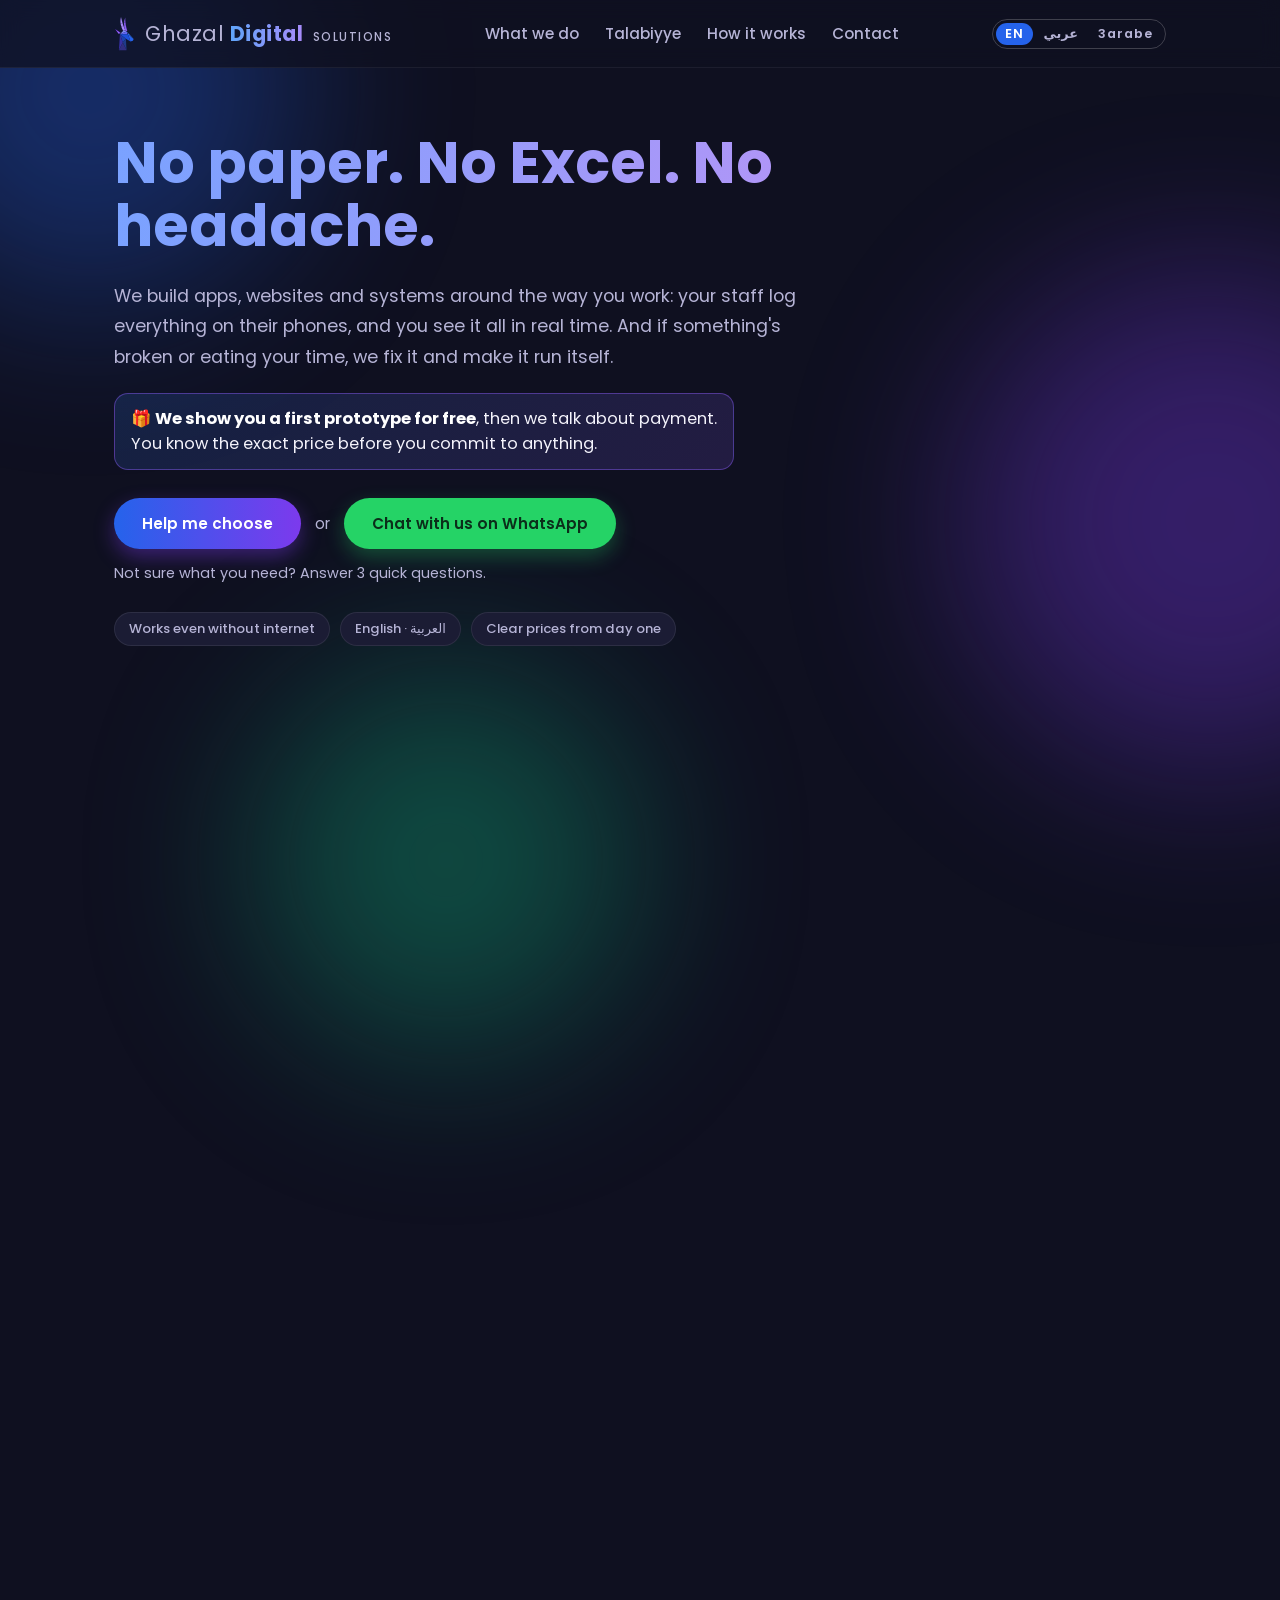
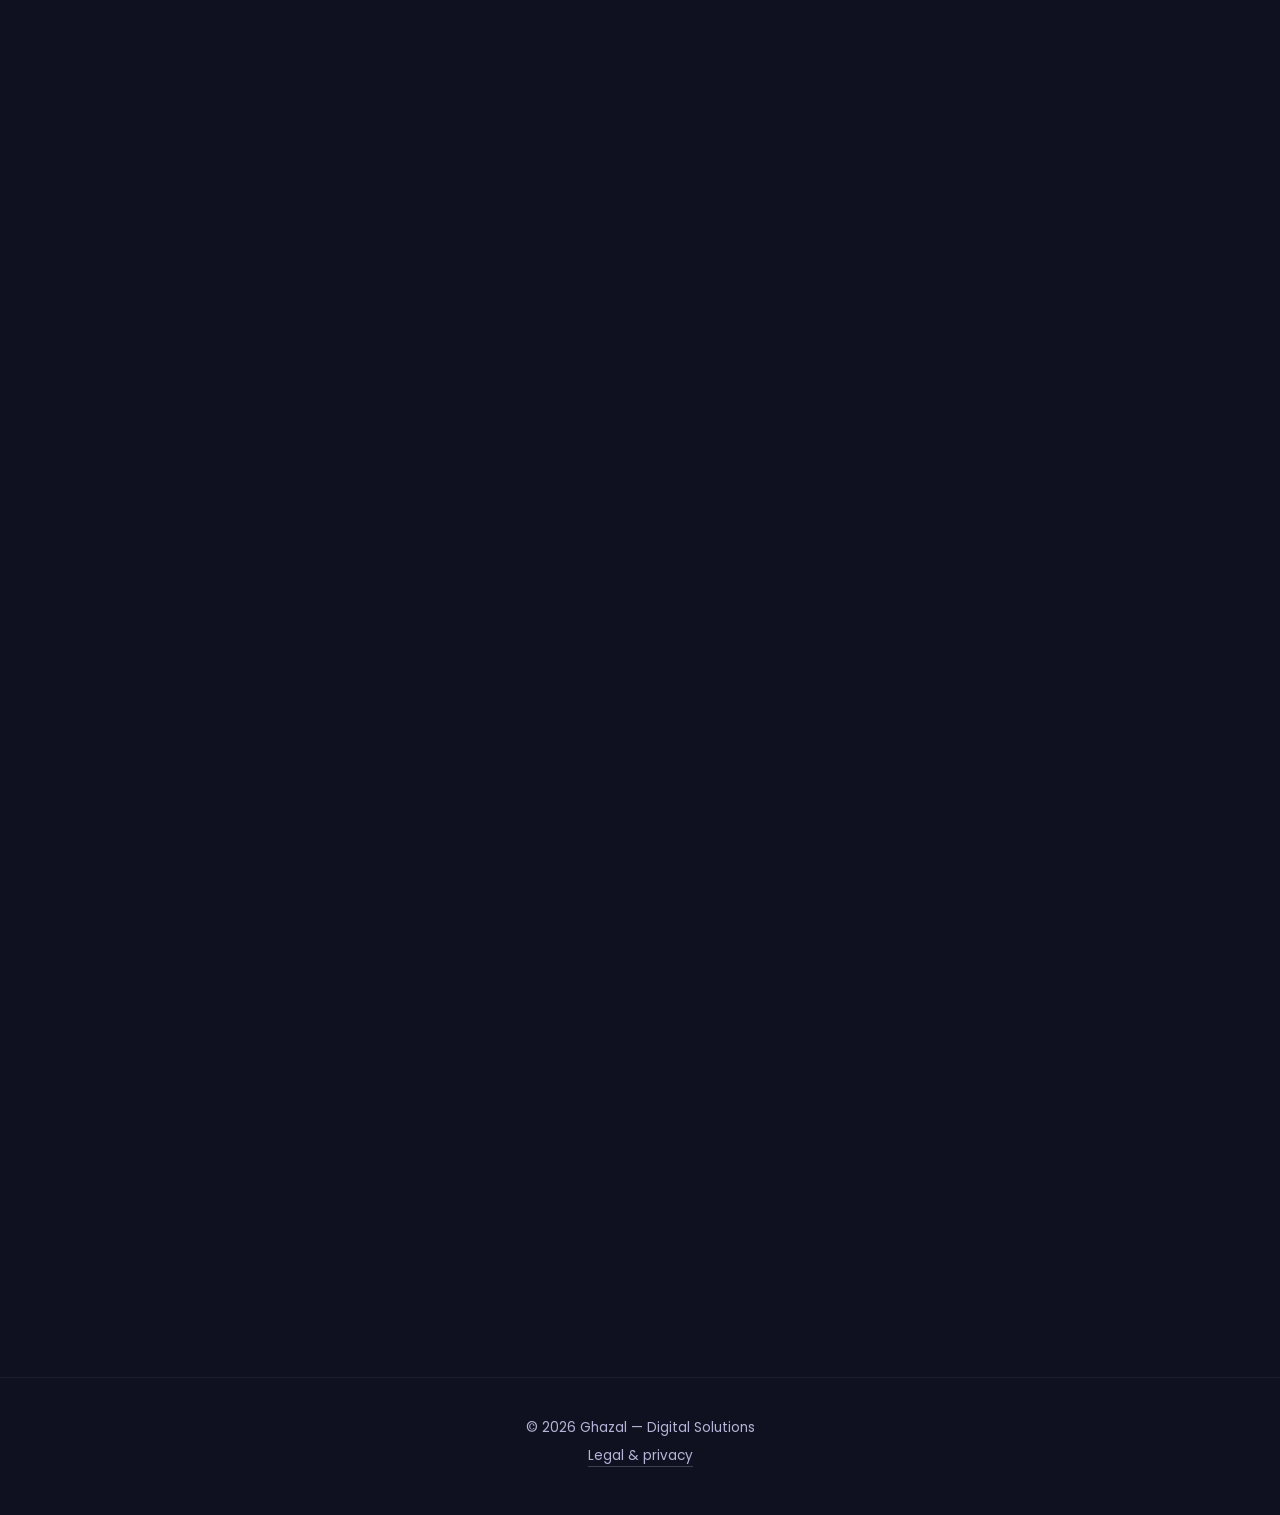
<file: index.html>
<!DOCTYPE html>
<!-- Opens in English; script.js switches lang (and dir="rtl" for Arabic)
     when the visitor picks Arabic (ar) or Arabizi (ar-Latn). -->
<html lang="en" dir="ltr">
<head>
<meta charset="UTF-8">
<meta name="viewport" content="width=device-width, initial-scale=1.0">

<title>Ghazal — Digital Solutions | Apps, websites &amp; systems for your business</title>
<meta name="description" content="No paper, no Excel, no headache. Apps, websites and systems built around how your business works — and if something is broken or eating your time, we fix it and automate it.">
<link rel="canonical" href="https://ghazaldigital.com/">
<meta name="theme-color" content="#0f1020">

<!-- Link previews on WhatsApp, LinkedIn, Instagram and X -->
<meta property="og:type" content="website">
<meta property="og:site_name" content="Ghazal — Digital Solutions">
<meta property="og:url" content="https://ghazaldigital.com/">
<meta property="og:title" content="Ghazal — Digital Solutions">
<meta property="og:description" content="No paper, no Excel, no headache. Apps, websites &amp; systems for your business in Lebanon.">
<meta property="og:image" content="https://ghazaldigital.com/assets/og-image.png">
<meta property="og:image:width" content="1200">
<meta property="og:image:height" content="630">
<meta property="og:image:alt" content="Ghazal — Digital Solutions">
<meta name="twitter:card" content="summary_large_image">

<link rel="icon" href="assets/favicon.svg" type="image/svg+xml">
<link rel="icon" href="assets/favicon-32.png" sizes="32x32">
<link rel="apple-touch-icon" href="assets/apple-touch-icon.png">

<!--
  Content Security Policy, delivered as a meta tag because GitHub Pages does
  not allow custom response headers. Everything is served from this origin;
  the only outbound connection is the enquiry forms' relay.
-->
<meta http-equiv="Content-Security-Policy" content="
  default-src 'self';
  base-uri 'none';
  object-src 'none';
  script-src 'self';
  style-src 'self';
  font-src 'self';
  img-src 'self' data:;
  connect-src 'self' https://formsubmit.co;
  form-action 'self' https://formsubmit.co;
  upgrade-insecure-requests;
">

<script type="application/ld+json">
{
  "@context": "https://schema.org",
  "@type": "ProfessionalService",
  "name": "Ghazal — Digital Solutions",
  "url": "https://ghazaldigital.com/",
  "description": "Apps, websites and systems for shops and small businesses, plus fixing, upgrading and automating existing tools.",
  "areaServed": "LB",
  "knowsLanguage": ["ar", "en"]
}
</script>

<link rel="stylesheet" href="assets/fonts/poppins.css">
<!-- The ?v= token is a cache buster: GitHub Pages serves files with a 10-minute
     cache, so bump it on every page whenever a shared file changes. -->
<link rel="stylesheet" href="style.css?v=20261125b">
</head>
<body>

<div class="blob blob-1"></div>
<div class="blob blob-2"></div>
<div class="blob blob-3"></div>

<header class="navbar">
  <div class="nav-inner">
    <a href="#top" class="logo"><img class="logo-mark" src="assets/logo-mark.svg" alt="" width="21" height="35"><span class="logo-text"><span class="logo-ghazal">Ghazal</span> <span class="logo-digital">Digital</span> <small>Solutions</small></span></a>
    <nav class="nav-links" id="navLinks"></nav>
    <div class="nav-actions">
      <button type="button" class="lang-toggle" id="langToggle"><span class="lang-option is-active">EN</span><span class="lang-option">عربي</span><span class="lang-option">3arabe</span></button>
      <button class="nav-toggle" id="navToggle" aria-label="Menu">☰</button>
    </div>
  </div>
</header>

<main>

  <section id="top" class="hero">
    <div class="hero-content">
      <h1 id="heroTitle"></h1>
      <p class="hero-text" id="heroText"></p>
      <p class="hero-offer" id="heroOffer"></p>
      <div class="hero-actions">
        <button type="button" class="btn btn-primary" id="heroWizardBtn" data-wizard></button>
        <span class="hero-or" id="heroCallPrefix"></span>
        <a class="btn" id="heroCallBtn" href="#contact"></a>
      </div>
      <p class="hero-hint" id="heroWizardHint"></p>
      <ul class="hero-facts" id="heroFacts"></ul>
    </div>
  </section>

  <section id="services" class="section">
    <div class="section-head">
      <span class="tag" id="servicesTag"></span>
      <h2 id="servicesHeading"></h2>
    </div>
    <div class="paths-grid" id="servicesGrid"></div>
  </section>


  <section id="talabiyye" class="section">
    <div class="product-wrap">
      <div class="product-body">
        <span class="tag" id="productTag"></span>
        <h2 id="productHeading"></h2>
        <p class="about-text" id="productText"></p>
        <ul class="product-points" id="productPoints"></ul>
      </div>
      <a class="btn btn-product" id="productBtn"></a>
    </div>
  </section>

  <section id="process" class="section">
    <div class="section-head">
      <span class="tag" id="processTag"></span>
      <h2 id="processHeading"></h2>
    </div>
    <ol class="steps" id="processSteps"></ol>
  </section>

  <section id="why" class="section">
    <div class="section-head">
      <span class="tag" id="whyTag"></span>
      <h2 id="whyHeading"></h2>
    </div>
    <div class="why-grid" id="whyGrid"></div>
  </section>

  <section id="about" class="section">
    <div class="about-wrap">
      <div class="about-body">
        <span class="tag" id="aboutTag"></span>
        <h2 id="aboutHeading"></h2>
        <p class="about-text" id="aboutText"></p>
      </div>
    </div>
  </section>

  <section id="contact" class="section contact-section">
    <div class="section-head">
      <span class="tag" id="contactTag"></span>
      <h2 id="contactHeading"></h2>
      <p class="section-intro" id="contactText"></p>
    </div>
    <div class="contact-wrap">
      <div class="contact-forms">
        <div class="guide-banner">
          <p id="guideBannerText"></p>
          <button type="button" class="btn btn-outline" id="guideBannerBtn" data-wizard></button>
        </div>
        <div class="form-tabs" id="formTabs" role="tablist"></div>
        <div id="formsWrap"></div>
      </div>
      <aside class="contact-info">
        <p class="contact-quick-title" id="contactQuickTitle"></p>
        <p class="contact-quick-text" id="contactQuickText"></p>
        <a class="btn call-btn" id="contactCallBtn" href="#contact"></a>
      </aside>
    </div>
  </section>

</main>

<!-- Guided picker; its contents are rendered by wizard.js -->
<dialog class="wizard" id="wizard" aria-labelledby="wizardTitle">
  <div class="wizard-inner" id="wizardInner"></div>
</dialog>

<footer class="footer">
  <p id="footerCopy"></p>
  <p class="footer-links">
    <a href="legal.html" id="footerLegal"></a>
  </p>
</footer>

<script src="content.js?v=20261125b"></script>
<script src="script.js?v=20261125b"></script>
<script src="wizard.js?v=20261125b"></script>
</body>
</html>
</file>
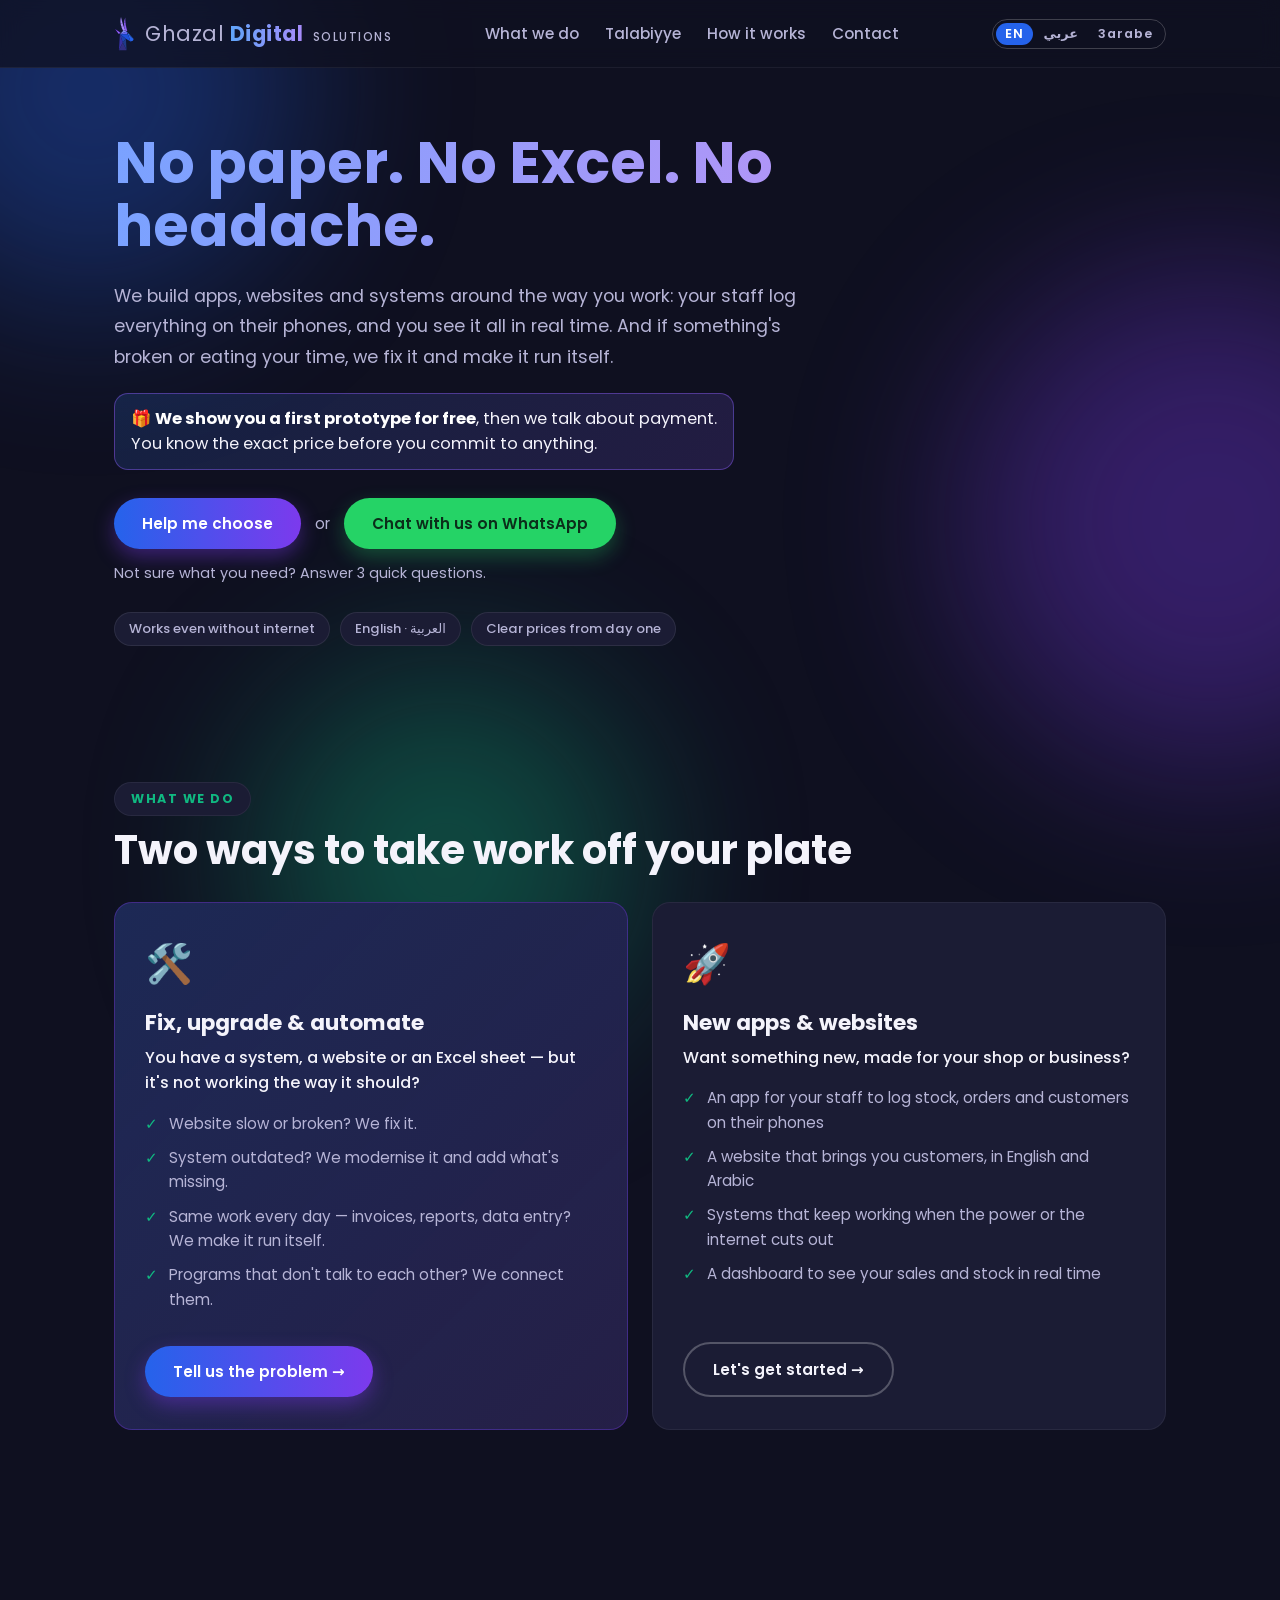
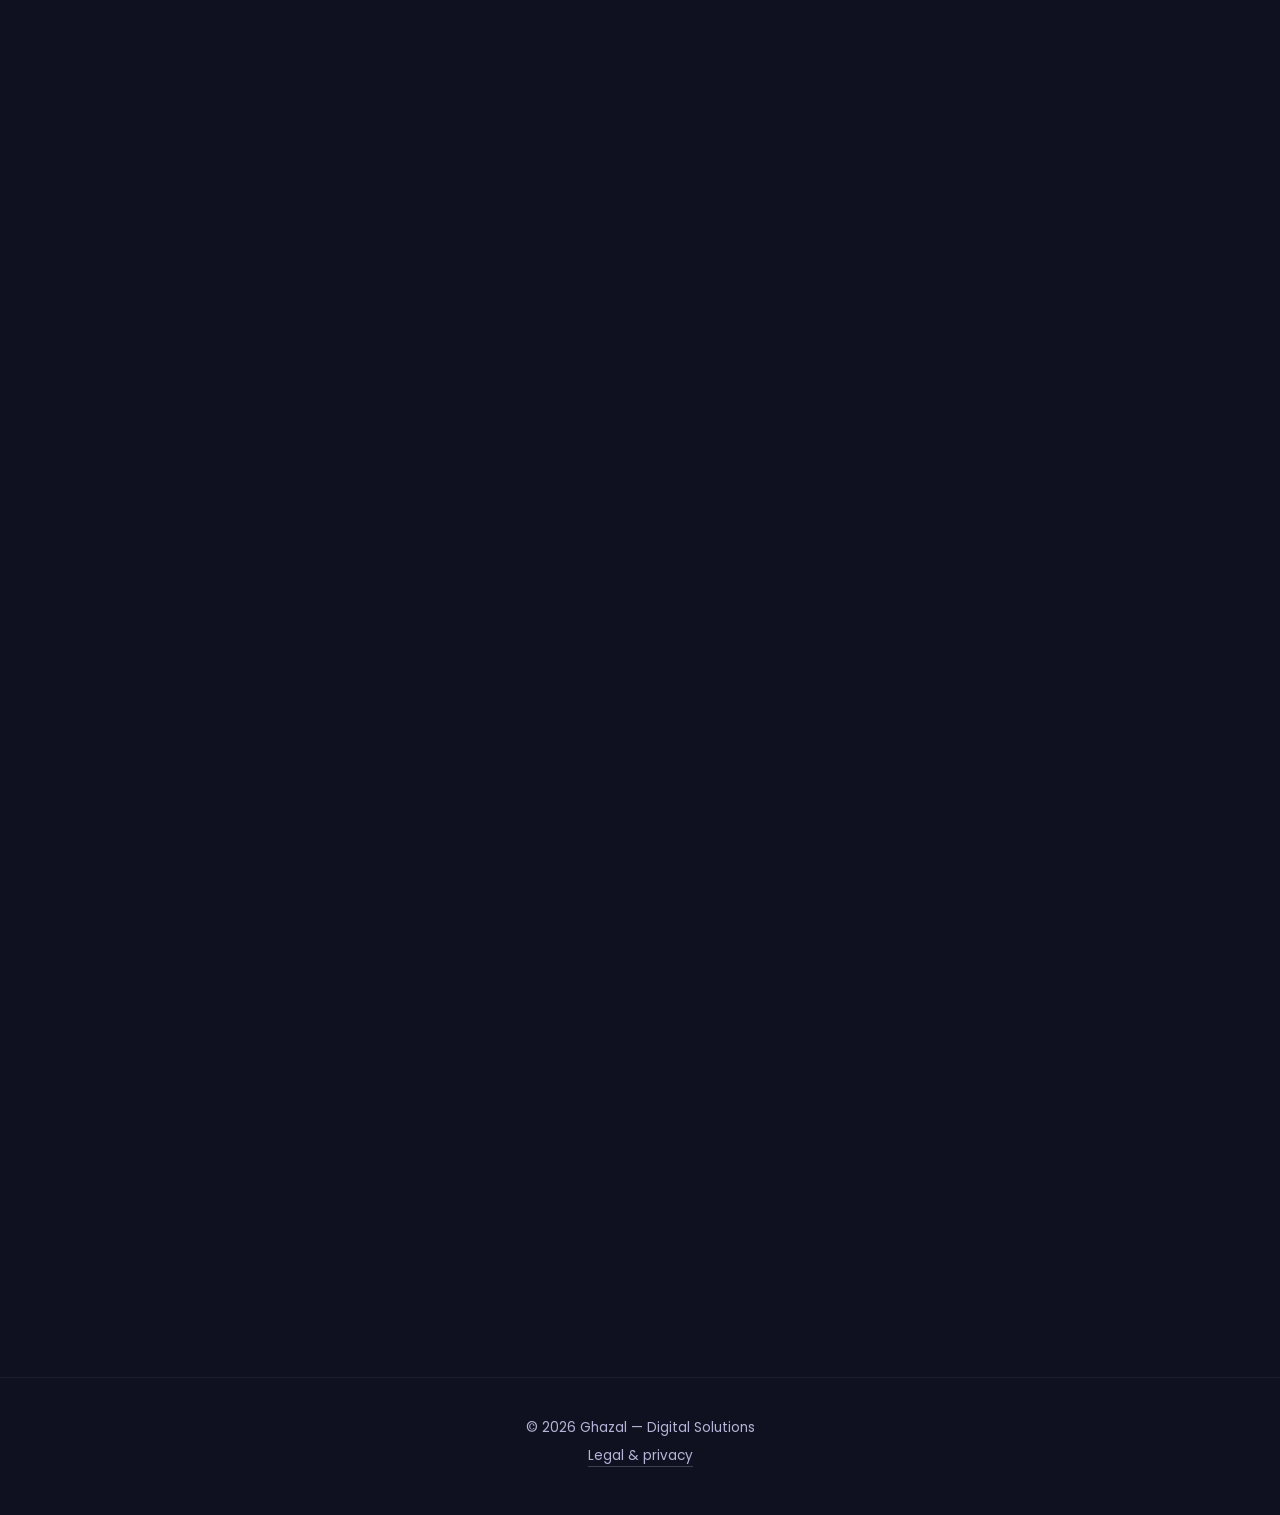
<file: lb/index.html>
<!DOCTYPE html>
<!--
  This used to be a separate Lebanese homepage; that's now the main page.
  This stub forwards old /lb/ links there, keeping any #fix / #build so the
  right form still opens. The meta refresh is the no-JavaScript fallback.
-->
<html lang="en">
<head>
<meta charset="UTF-8">
<meta name="robots" content="noindex">
<link rel="canonical" href="https://ghazaldigital.com/">
<meta http-equiv="refresh" content="0; url=../">
<title>Ghazal — Digital Solutions</title>
<script>location.replace("../" + location.hash);</script>
</head>
<body>
<p><a href="../">ghazaldigital.com</a></p>
</body>
</html>
</file>
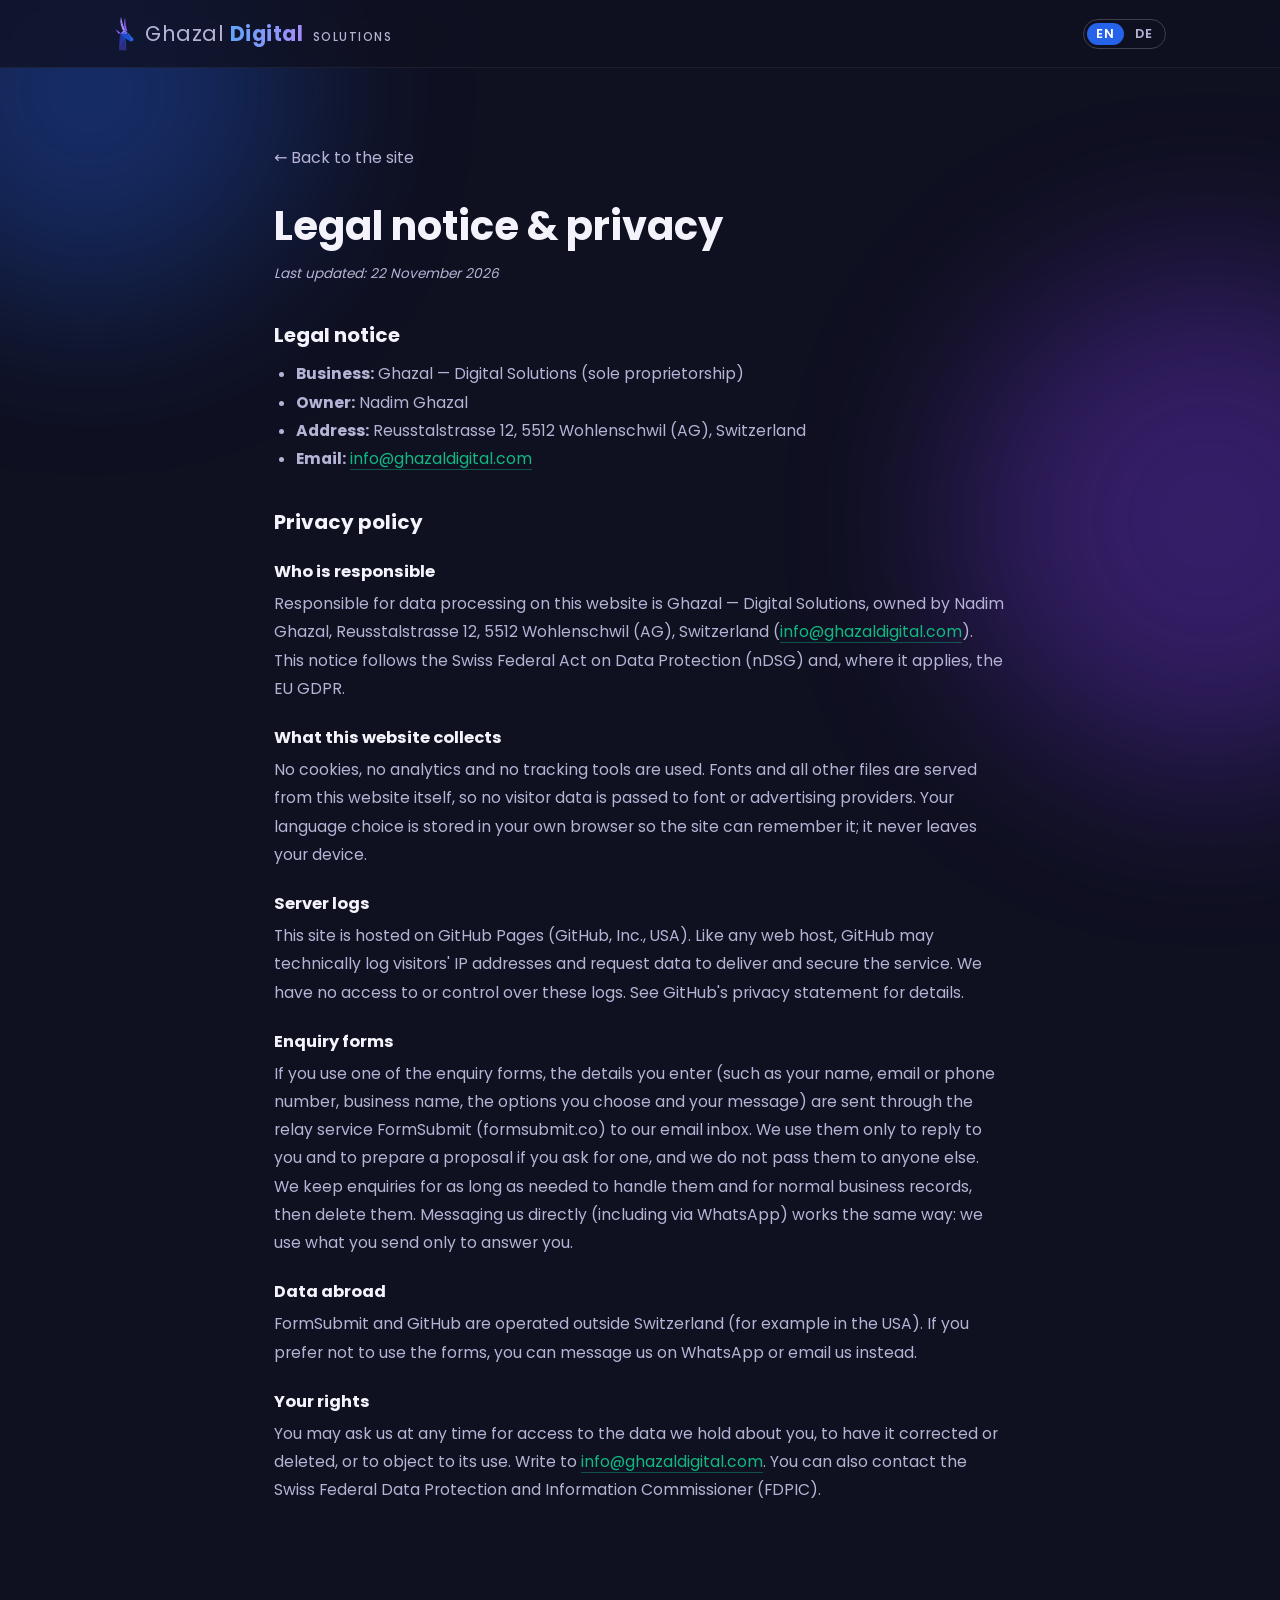
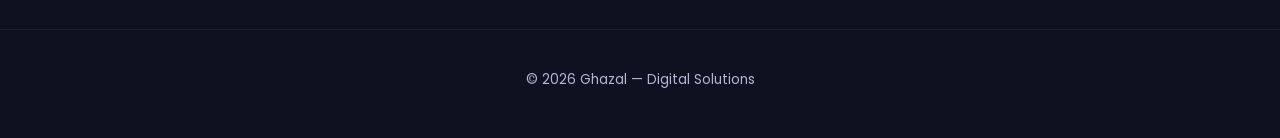
<file: legal.html>
<!DOCTYPE html>
<html lang="en">
<head>
<meta charset="UTF-8">
<meta name="viewport" content="width=device-width, initial-scale=1.0">
<title>Legal notice & privacy — Ghazal Digital Solutions</title>
<meta name="description" content="Legal notice and privacy policy of Ghazal — Digital Solutions.">
<meta name="robots" content="noindex">
<meta name="theme-color" content="#0f1020">
<link rel="icon" href="assets/favicon.svg" type="image/svg+xml">

<meta http-equiv="Content-Security-Policy" content="
  default-src 'self';
  base-uri 'none';
  object-src 'none';
  script-src 'self';
  style-src 'self';
  font-src 'self';
  img-src 'self' data:;
  connect-src 'self';
  form-action 'none';
  upgrade-insecure-requests;
">

<link rel="stylesheet" href="assets/fonts/poppins.css">
<link rel="stylesheet" href="style.css?v=20261125b">
</head>
<body>

<div class="blob blob-1"></div>
<div class="blob blob-2"></div>

<header class="navbar">
  <div class="nav-inner">
    <a href="./" class="logo"><img class="logo-mark" src="assets/logo-mark.svg" alt="" width="21" height="35"><span class="logo-text"><span class="logo-ghazal">Ghazal</span> <span class="logo-digital">Digital</span> <small>Solutions</small></span></a>
    <div class="nav-actions">
      <button type="button" class="lang-toggle" id="langToggle"><span class="lang-option is-active">EN</span><span class="lang-option">DE</span></button>
    </div>
  </div>
</header>

<main class="legal" id="legalRoot"></main>

<footer class="footer">
  <p id="footerCopy"></p>
</footer>

<script src="content.js?v=20261125b"></script>
<script src="legal.js?v=20261125b"></script>
</body>
</html>
</file>
<file: assets/fonts/poppins.css>
/*
  Poppins, self-hosted.

  Loading this from fonts.googleapis.com would send every visitor's IP address
  to Google, which is a GDPR / revised-FADP problem for a Swiss-facing site.
  These files are served from our own origin instead. Poppins is SIL Open Font
  License 1.1, which permits redistribution.

  Regenerate with scripts/fonts.mjs if the weights ever change.
*/

@font-face {
  font-family: 'Poppins';
  font-style: normal;
  font-weight: 400;
  font-display: swap;
  src: url('poppins-400-latin-ext.woff2') format('woff2');
  unicode-range: U+0100-02BA, U+02BD-02C5, U+02C7-02CC, U+02CE-02D7, U+02DD-02FF, U+0304, U+0308, U+0329, U+1D00-1DBF, U+1E00-1E9F, U+1EF2-1EFF, U+2020, U+20A0-20AB, U+20AD-20C0, U+2113, U+2C60-2C7F, U+A720-A7FF;
}

@font-face {
  font-family: 'Poppins';
  font-style: normal;
  font-weight: 400;
  font-display: swap;
  src: url('poppins-400-latin.woff2') format('woff2');
  unicode-range: U+0000-00FF, U+0131, U+0152-0153, U+02BB-02BC, U+02C6, U+02DA, U+02DC, U+0304, U+0308, U+0329, U+2000-206F, U+20AC, U+2122, U+2191, U+2193, U+2212, U+2215, U+FEFF, U+FFFD;
}

@font-face {
  font-family: 'Poppins';
  font-style: normal;
  font-weight: 500;
  font-display: swap;
  src: url('poppins-500-latin-ext.woff2') format('woff2');
  unicode-range: U+0100-02BA, U+02BD-02C5, U+02C7-02CC, U+02CE-02D7, U+02DD-02FF, U+0304, U+0308, U+0329, U+1D00-1DBF, U+1E00-1E9F, U+1EF2-1EFF, U+2020, U+20A0-20AB, U+20AD-20C0, U+2113, U+2C60-2C7F, U+A720-A7FF;
}

@font-face {
  font-family: 'Poppins';
  font-style: normal;
  font-weight: 500;
  font-display: swap;
  src: url('poppins-500-latin.woff2') format('woff2');
  unicode-range: U+0000-00FF, U+0131, U+0152-0153, U+02BB-02BC, U+02C6, U+02DA, U+02DC, U+0304, U+0308, U+0329, U+2000-206F, U+20AC, U+2122, U+2191, U+2193, U+2212, U+2215, U+FEFF, U+FFFD;
}

@font-face {
  font-family: 'Poppins';
  font-style: normal;
  font-weight: 600;
  font-display: swap;
  src: url('poppins-600-latin-ext.woff2') format('woff2');
  unicode-range: U+0100-02BA, U+02BD-02C5, U+02C7-02CC, U+02CE-02D7, U+02DD-02FF, U+0304, U+0308, U+0329, U+1D00-1DBF, U+1E00-1E9F, U+1EF2-1EFF, U+2020, U+20A0-20AB, U+20AD-20C0, U+2113, U+2C60-2C7F, U+A720-A7FF;
}

@font-face {
  font-family: 'Poppins';
  font-style: normal;
  font-weight: 600;
  font-display: swap;
  src: url('poppins-600-latin.woff2') format('woff2');
  unicode-range: U+0000-00FF, U+0131, U+0152-0153, U+02BB-02BC, U+02C6, U+02DA, U+02DC, U+0304, U+0308, U+0329, U+2000-206F, U+20AC, U+2122, U+2191, U+2193, U+2212, U+2215, U+FEFF, U+FFFD;
}

@font-face {
  font-family: 'Poppins';
  font-style: normal;
  font-weight: 700;
  font-display: swap;
  src: url('poppins-700-latin-ext.woff2') format('woff2');
  unicode-range: U+0100-02BA, U+02BD-02C5, U+02C7-02CC, U+02CE-02D7, U+02DD-02FF, U+0304, U+0308, U+0329, U+1D00-1DBF, U+1E00-1E9F, U+1EF2-1EFF, U+2020, U+20A0-20AB, U+20AD-20C0, U+2113, U+2C60-2C7F, U+A720-A7FF;
}

@font-face {
  font-family: 'Poppins';
  font-style: normal;
  font-weight: 700;
  font-display: swap;
  src: url('poppins-700-latin.woff2') format('woff2');
  unicode-range: U+0000-00FF, U+0131, U+0152-0153, U+02BB-02BC, U+02C6, U+02DA, U+02DC, U+0304, U+0308, U+0329, U+2000-206F, U+20AC, U+2122, U+2191, U+2193, U+2212, U+2215, U+FEFF, U+FFFD;
}
</file>
<file: style.css>
/*
  Theme colours — change these to re-skin the whole site. Same palette as the
  developer portfolio, so the two read as one family.
*/
:root {
  --bg: #0f1020;
  --bg-soft: #16172c;
  --card: #1b1c34;
  --text: #f4f3fb;
  --text-dim: #b6b4d6;
  --primary: #2563eb;
  --secondary: #7c3aed;
  --accent: #f59e0b;
  --accent-2: #10b981;
  --radius: 18px;
  --max-width: 1100px;
  --shadow: 0 10px 30px rgba(0,0,0,0.35);
  --section-y: clamp(44px, 6vw, 68px);
  --section-x: 24px;
  --head-gap: clamp(18px, 2.2vw, 28px);
  --grid-gap: 24px;
}

* { box-sizing: border-box; }
html { scroll-behavior: smooth; }

body {
  margin: 0;
  font-family: 'Poppins', 'Segoe UI', system-ui, sans-serif;
  background: var(--bg);
  color: var(--text);
  overflow-x: hidden;
  position: relative;
}

/* Soft blurred colour shapes fixed behind the content — purely decorative */
.blob {
  position: fixed;
  border-radius: 50%;
  filter: blur(90px);
  opacity: 0.35;
  z-index: 0;
  pointer-events: none;
}
.blob-1 { width: 420px; height: 420px; background: var(--primary); top: -120px; left: -120px; }
.blob-2 { width: 500px; height: 500px; background: var(--secondary); top: 30%; right: -180px; }
.blob-3 { width: 380px; height: 380px; background: var(--accent-2); bottom: -150px; left: 20%; }

/* The hidden attribute is just display:none at the lowest priority, so any
   display rule (like .enquiry-form's flex) silently overrides it. This keeps
   hidden actually hidden — it's what the form tabs rely on. */
[hidden] { display: none !important; }

a { color: inherit; text-decoration: none; }
ul, ol { list-style: none; margin: 0; padding: 0; }
h1, h2, h3, p { margin-top: 0; }

/* Visually hidden but still read by screen readers — used for form labels */
.sr-only {
  position: absolute;
  width: 1px; height: 1px;
  padding: 0; margin: -1px;
  overflow: hidden;
  clip: rect(0,0,0,0);
  white-space: nowrap;
  border: 0;
}

/* Keyboard focus — visible on every interactive element */
a:focus-visible, button:focus-visible, input:focus-visible, textarea:focus-visible {
  outline: 2px solid var(--accent);
  outline-offset: 3px;
}

/* Navbar */
.navbar {
  position: sticky;
  top: 0;
  z-index: 100;
  backdrop-filter: blur(10px);
  background: rgba(15, 16, 32, 0.75);
  border-bottom: 1px solid rgba(255,255,255,0.06);
}
.nav-inner {
  max-width: var(--max-width);
  margin: 0 auto;
  padding: 16px 24px;
  display: flex;
  align-items: center;
  justify-content: space-between;
  gap: 16px;
}
/* Gazelle mark + name. The mark is 3:5, so its height sets the logo's size. */
.logo { display: inline-flex; align-items: center; gap: 10px; font-weight: 600; font-size: 1.3rem; letter-spacing: 0.5px; white-space: nowrap; }
.logo-mark { height: 35px; width: auto; display: block; }
/* "Ghazal" quiet, "Digital" bold in the brand gradient */
.logo-ghazal { font-weight: 400; color: var(--text-dim); }
.logo-digital {
  font-weight: 700;
  background: linear-gradient(90deg, #60a5fa, #a78bfa);
  -webkit-background-clip: text;
  background-clip: text;
  color: transparent;
}
.logo small {
  font-size: 0.72rem;
  font-weight: 500;
  letter-spacing: 1.5px;
  text-transform: uppercase;
  color: var(--text-dim);
  margin-left: 4px;
}
.nav-links { display: flex; gap: 26px; }
.nav-links a { font-weight: 500; color: var(--text-dim); transition: color 0.2s; font-size: 0.95rem; }
.nav-links a:hover { color: var(--text); }
.nav-actions { display: flex; align-items: center; gap: 14px; }
.lang-toggle {
  background: none;
  border: 1px solid rgba(255,255,255,0.2);
  border-radius: 50px;
  color: var(--text);
  font: inherit;
  font-size: 0.8rem;
  font-weight: 600;
  letter-spacing: 1px;
  padding: 3px;
  cursor: pointer;
  display: inline-flex;
  gap: 2px;
  transition: border-color 0.2s;
}
.lang-option { padding: 2px 9px; border-radius: 50px; color: var(--text-dim); transition: background 0.2s, color 0.2s; }
.lang-option.is-active { background: var(--primary); color: #fff; }
.lang-toggle:hover { border-color: var(--primary); }
.nav-toggle { display: none; background: none; border: none; color: var(--text); font-size: 1.5rem; cursor: pointer; }

/* Hero */
.hero {
  max-width: var(--max-width);
  margin: 0 auto;
  padding: clamp(36px, 5vw, 72px) var(--section-x) var(--section-y);
  position: relative;
  z-index: 1;
}
.hero-content { max-width: 760px; }
.hero h1 {
  font-size: clamp(2.1rem, 5.2vw, 3.6rem);
  line-height: 1.1;
  margin: 0 0 22px;
  background: linear-gradient(90deg, #7aa2ff, #b794f6);
  -webkit-background-clip: text;
  background-clip: text;
  color: transparent;
}
.hero-text { color: var(--text-dim); font-size: 1.1rem; line-height: 1.75; margin-bottom: 30px; max-width: 62ch; }
/* Guide and WhatsApp side by side, same size, with "aw / or" between them */
.hero-actions { display: flex; align-items: center; gap: 14px; margin-bottom: 14px; flex-wrap: wrap; }
.hero-or { color: var(--text-dim); font-size: 0.95rem; }
.hero-offer { margin: -10px 0 28px; padding: 12px 16px; border-radius: 14px; border: 1px solid rgba(139, 92, 246, .45); background: linear-gradient(135deg, rgba(59, 130, 246, .16), rgba(139, 92, 246, .16)); font-size: 1.02rem; line-height: 1.55; max-width: 62ch; }
.hero-offer b { color: #fff; }
.hero-hint { color: var(--text-dim); font-size: 0.9rem; margin: 0 0 28px; }
.hero-facts { display: flex; flex-wrap: wrap; gap: 10px; }
.hero-facts li {
  font-size: 0.82rem;
  font-weight: 500;
  color: var(--text-dim);
  background: var(--card);
  border: 1px solid rgba(255,255,255,0.08);
  border-radius: 999px;
  padding: 6px 14px;
}

.btn {
  display: inline-block;
  padding: 14px 28px;
  border-radius: 50px;
  font-weight: 600;
  font-family: inherit;
  cursor: pointer;
  border: none;
  transition: transform 0.2s, box-shadow 0.2s;
  font-size: 0.95rem;
}
.btn:hover { transform: translateY(-3px); }
.btn-primary {
  background: linear-gradient(90deg, var(--primary), var(--secondary));
  color: #fff;
  box-shadow: 0 8px 20px rgba(124, 58, 237, 0.4);
}
.btn-outline { background: transparent; color: var(--text); border: 2px solid rgba(255,255,255,0.25); }
.btn-outline:hover { border-color: var(--accent); }
.btn-whatsapp { background: #25d366; color: #0b2e1a; box-shadow: 0 8px 20px rgba(37, 211, 102, 0.3); }

/* Shared section layout */
.section {
  max-width: var(--max-width);
  margin: 0 auto;
  padding: var(--section-y) var(--section-x);
  position: relative;
  z-index: 1;
}
/* Anchor jumps would otherwise park a section's label behind the sticky navbar */
section[id] { scroll-margin-top: 80px; }
.section-head { margin-bottom: var(--head-gap); }
.tag {
  display: inline-block;
  background: var(--card);
  color: var(--accent-2);
  font-weight: 700;
  font-size: 0.78rem;
  letter-spacing: 1.5px;
  text-transform: uppercase;
  padding: 7px 16px;
  border-radius: 50px;
  border: 1px solid rgba(255,255,255,0.06);
  margin-bottom: 10px;
}
.section-head h2, .about-body h2 { font-size: clamp(1.7rem, 3.8vw, 2.5rem); line-height: 1.2; margin: 0; }
.section-intro { color: var(--text-dim); max-width: 70ch; margin: 10px 0 0; line-height: 1.7; }

/* Services — the two paths, each ending in a button that opens its form */
.paths-grid { display: grid; grid-template-columns: repeat(2, 1fr); gap: var(--grid-gap); }
.path-card {
  background: var(--card);
  border-radius: var(--radius);
  padding: 32px 30px;
  border: 1px solid rgba(255,255,255,0.06);
  display: flex;
  flex-direction: column;
  transition: transform 0.25s, box-shadow 0.25s;
}
.path-card:hover { transform: translateY(-6px); box-shadow: var(--shadow); }
/* The first path is the lead offer, so it gets the tinted treatment */
.path-card--fix {
  background: linear-gradient(135deg, rgba(37,99,235,0.18), rgba(124,58,237,0.10)), var(--card);
  border-color: rgba(124,58,237,0.35);
}
.path-icon { font-size: 2.4rem; margin-bottom: 14px; }
.path-card h3 { margin: 0 0 6px; font-size: 1.35rem; }
.path-lead { color: var(--text); margin: 0 0 16px; font-weight: 500; line-height: 1.6; }
.path-points { margin: 0 0 24px; }
.path-points li {
  position: relative;
  padding-left: 24px;
  margin-bottom: 10px;
  color: var(--text-dim);
  font-size: 0.95rem;
  line-height: 1.6;
}
.path-points li::before { content: "✓"; position: absolute; left: 0; color: var(--accent-2); font-weight: 700; }
.path-cta { margin-top: auto; align-self: flex-start; }

/* Process */
.steps { display: grid; grid-template-columns: repeat(3, 1fr); gap: var(--grid-gap); }
.step {
  background: var(--card);
  border-radius: var(--radius);
  padding: 28px;
  border: 1px solid rgba(255,255,255,0.06);
}
.step-n {
  display: inline-flex;
  align-items: center;
  justify-content: center;
  width: 38px; height: 38px;
  border-radius: 50%;
  background: linear-gradient(135deg, var(--primary), var(--secondary));
  font-weight: 700;
  margin-bottom: 14px;
}
.step h3 { margin: 0 0 8px; font-size: 1.15rem; }
.step p { color: var(--text-dim); margin: 0; font-size: 0.93rem; line-height: 1.7; }

/* Why work with us */
.why-grid { display: grid; grid-template-columns: repeat(4, 1fr); gap: var(--grid-gap); }
.why-card {
  background: var(--card);
  border-radius: var(--radius);
  padding: 26px 24px;
  border: 1px solid rgba(255,255,255,0.06);
}
.why-icon { font-size: 1.9rem; margin-bottom: 12px; }
.why-card h3 { margin: 0 0 8px; font-size: 1.08rem; }
.why-card p { color: var(--text-dim); margin: 0; font-size: 0.92rem; line-height: 1.65; }

/* About — a text card in company voice */
.about-wrap {
  background: linear-gradient(135deg, rgba(37,99,235,0.14), rgba(124,58,237,0.08)), var(--card);
  border: 1px solid rgba(124,58,237,0.25);
  border-radius: var(--radius);
  padding: clamp(28px, 4vw, 44px);
}
.about-body .tag { margin-bottom: 12px; }
.about-text { color: var(--text-dim); line-height: 1.85; font-size: 1.02rem; margin: 14px 0 0; max-width: 62ch; }

/* Talabiyye — our own product, in its green so it reads as a separate app */
.product-wrap {
  display: flex; align-items: center; justify-content: space-between; gap: 28px; flex-wrap: wrap;
  background: linear-gradient(135deg, rgba(52,179,138,0.16), rgba(37,99,235,0.06)), var(--card);
  border: 1px solid rgba(52,179,138,0.35);
  border-radius: var(--radius);
  padding: clamp(28px, 4vw, 44px);
}
.product-body { flex: 1 1 520px; min-width: 0; }
.product-body .tag { margin-bottom: 12px; }
.product-points { list-style: none; padding: 0; margin: 18px 0 0; display: flex; flex-wrap: wrap; gap: 8px 22px; }
.product-points li { color: var(--text); font-size: 0.95rem; }
.product-points li::before { content: "✓"; color: #34b38a; font-weight: 700; margin-right: 8px; }
.btn-product { background: #34b38a; color: #08241b; border-color: #34b38a; font-weight: 700; flex: none; }
.btn-product:hover { background: #3fc597; }

/* Contact — tabbed forms on the left, direct contact on the right */
.contact-wrap { display: grid; grid-template-columns: minmax(0, 2fr) minmax(240px, 1fr); gap: 36px; align-items: start; }
/* A small WhatsApp card beside the forms; stays in view while the form scrolls */
.contact-info {
  display: flex;
  flex-direction: column;
  background: var(--card);
  border: 1px solid rgba(37, 211, 102, 0.25);
  border-radius: var(--radius);
  padding: 24px;
  position: sticky;
  top: 90px;
}
.contact-quick-title { margin: 0 0 6px; font-weight: 600; font-size: 1.05rem; }
.contact-quick-text { margin: 0 0 18px; color: var(--text-dim); font-size: 0.92rem; line-height: 1.6; }
.call-btn { text-align: center; }

.form-tabs {
  display: flex;
  gap: 6px;
  padding: 5px;
  background: var(--card);
  border: 1px solid rgba(255,255,255,0.08);
  border-radius: 16px;
  margin-bottom: 20px;
}
.form-tab {
  flex: 1;
  background: none;
  border: 0;
  border-radius: 12px;
  padding: 12px 14px;
  color: var(--text-dim);
  font: inherit;
  font-weight: 600;
  font-size: 0.92rem;
  cursor: pointer;
  transition: background 0.2s, color 0.2s;
}
.form-tab:hover { color: var(--text); }
.form-tab.is-active { background: linear-gradient(90deg, var(--primary), var(--secondary)); color: #fff; }
.form-intro { color: var(--text-dim); margin: 0 0 16px; line-height: 1.6; }
.enquiry-form { display: flex; flex-direction: column; gap: 16px; }
.form-grid { display: grid; grid-template-columns: repeat(2, minmax(0, 1fr)); gap: 14px 16px; }
.field { grid-column: 1 / -1; display: flex; }
.field--half { grid-column: auto; }
.field > input, .field > textarea, .field > select { flex: 1; min-width: 0; }
.enquiry-form input, .enquiry-form textarea, .enquiry-form select {
  background: var(--card);
  border: 1px solid rgba(255,255,255,0.1);
  border-radius: 12px;
  padding: 14px 18px;
  color: var(--text);
  font-family: inherit;
  font-size: 0.95rem;
  resize: vertical;
}
.enquiry-form input::placeholder, .enquiry-form textarea::placeholder { color: #8f8db3; }
/* Native dropdowns, restyled to match: custom arrow, dim until a choice is made */
.enquiry-form select {
  appearance: none;
  -webkit-appearance: none;
  cursor: pointer;
  padding-right: 42px;
  background-image: url("data:image/svg+xml,%3Csvg xmlns='http://www.w3.org/2000/svg' width='12' height='8' viewBox='0 0 12 8'%3E%3Cpath d='M1 1l5 5 5-5' fill='none' stroke='%23b6b4d6' stroke-width='2' stroke-linecap='round'/%3E%3C/svg%3E");
  background-repeat: no-repeat;
  background-position: right 18px center;
}
/* Dim while the placeholder is still selected — required or optional alike */
.enquiry-form select:has(option[value=""]:checked) { color: #8f8db3; }
.enquiry-form option { background: var(--bg-soft); color: var(--text); }
.enquiry-form input:focus, .enquiry-form textarea:focus, .enquiry-form select:focus { outline: none; border-color: var(--secondary); }
.enquiry-form button { align-self: flex-start; }
.enquiry-form button:disabled { opacity: 0.6; cursor: progress; }
.form-note { color: var(--text-dim); font-size: 0.9rem; margin: 0; min-height: 1.2em; }
.form-note.is-success { color: var(--accent-2); }
.form-note.is-error { color: #f87171; }

/* "Help me choose" — the entry points */
.btn:disabled { opacity: 0.45; cursor: not-allowed; transform: none; }
.guide-banner {
  display: flex;
  align-items: center;
  justify-content: space-between;
  gap: 14px;
  flex-wrap: wrap;
  padding: 14px 18px;
  margin-bottom: 16px;
  border-radius: 16px;
  border: 1px dashed rgba(124,58,237,0.45);
  background: rgba(124,58,237,0.08);
}
.guide-banner p { margin: 0; font-weight: 500; }
.guide-banner .btn { padding: 10px 20px; font-size: 0.9rem; }

/* The guided picker dialog */
.wizard {
  width: min(660px, calc(100% - 32px));
  max-height: calc(100dvh - 48px);
  padding: 0;
  border: 1px solid rgba(255,255,255,0.1);
  border-radius: 22px;
  background: var(--bg-soft);
  color: var(--text);
  box-shadow: 0 30px 80px rgba(0,0,0,0.6);
}
.wizard::backdrop { background: rgba(8, 9, 20, 0.75); backdrop-filter: blur(4px); }
body:has(.wizard[open]) { overflow: hidden; }
.wizard-inner {
  display: flex;
  flex-direction: column;
  gap: 18px;
  padding: 24px clamp(20px, 4vw, 34px) 26px;
  max-height: calc(100dvh - 48px);
  overflow-y: auto;
}
.wizard-head { display: flex; justify-content: space-between; align-items: center; }
.wizard-step { margin: 0; color: var(--accent); font-size: 0.78rem; font-weight: 700; letter-spacing: 1.5px; text-transform: uppercase; }
.wizard-close {
  background: none; border: 0; cursor: pointer;
  color: var(--text-dim); font-size: 1.25rem; line-height: 1;
  padding: 6px 9px; border-radius: 10px;
}
.wizard-close:hover { color: var(--text); background: rgba(255,255,255,0.06); }
.wizard-progress { height: 5px; border-radius: 99px; background: rgba(255,255,255,0.08); overflow: hidden; margin-top: -8px; }
.wizard-progress span { display: block; height: 100%; background: linear-gradient(90deg, var(--primary), var(--secondary)); transition: width 0.3s ease; }
.wizard h2 { margin: 0; font-size: clamp(1.35rem, 3.6vw, 1.7rem); line-height: 1.25; }
.wizard h2:focus { outline: none; }
.wizard-hint { margin: -10px 0 0; color: var(--text-dim); font-size: 0.92rem; }

.wizard-tiles { display: grid; grid-template-columns: repeat(2, minmax(0, 1fr)); gap: 12px; }
.wizard-tile {
  display: flex; flex-direction: column; gap: 4px;
  text-align: left; cursor: pointer;
  padding: 16px; border-radius: 16px;
  background: var(--card); color: var(--text); font: inherit;
  border: 1px solid rgba(255,255,255,0.08);
  transition: border-color 0.2s, transform 0.2s;
}
.wizard-tile:hover { border-color: rgba(124,58,237,0.55); transform: translateY(-2px); }
.wizard-tile[aria-pressed="true"] {
  border-color: var(--secondary);
  background: linear-gradient(135deg, rgba(37,99,235,0.22), rgba(124,58,237,0.16)), var(--card);
}
.wizard-tile-icon { font-size: 1.7rem; margin-bottom: 2px; }
.wizard-tile strong { font-size: 1rem; }
.wizard-tile-text { color: var(--text-dim); font-size: 0.83rem; line-height: 1.45; }

.wizard-chips { display: flex; flex-wrap: wrap; gap: 10px; }
.wizard-chip {
  cursor: pointer; text-align: left;
  padding: 11px 16px; border-radius: 999px;
  background: var(--card); color: var(--text); font: inherit; font-size: 0.92rem;
  border: 1px solid rgba(255,255,255,0.12);
  transition: background 0.2s, border-color 0.2s;
}
.wizard-chip:hover { border-color: rgba(124,58,237,0.55); }
.wizard-chip[aria-pressed="true"] { background: linear-gradient(90deg, var(--primary), var(--secondary)); border-color: transparent; color: #fff; }
.wizard-chip[aria-pressed="true"]::before { content: "✓ "; }
.wizard-group-label { margin: 2px 0 -6px; font-weight: 600; font-size: 0.95rem; }

.wizard-foot { display: flex; justify-content: space-between; align-items: center; gap: 12px; margin-top: 4px; }
.wizard-back { background: none; border: 0; cursor: pointer; padding: 8px 0; color: var(--text-dim); font: inherit; }
.wizard-back:hover { color: var(--text); }

.wizard-summary {
  padding: 14px 18px; border-radius: 14px;
  background: var(--card); border: 1px solid rgba(255,255,255,0.06);
  color: var(--text-dim); font-size: 0.9rem; line-height: 1.55;
}
.wizard-summary p { margin: 0 0 4px; }
.wizard-summary p:last-child { margin-bottom: 0; }
.wizard-summary strong { color: var(--text); }
.wizard-summary-title { font-size: 0.75rem; letter-spacing: 1.2px; text-transform: uppercase; color: var(--accent-2) !important; font-weight: 700; }
.wizard-form { display: flex; flex-direction: column; gap: 12px; }
.wizard-fields { display: grid; grid-template-columns: repeat(2, minmax(0, 1fr)); gap: 12px; }
.wizard-form input, .wizard-form textarea {
  min-width: 0;
  background: var(--card); color: var(--text);
  border: 1px solid rgba(255,255,255,0.1); border-radius: 12px;
  padding: 13px 16px; font-family: inherit; font-size: 0.95rem; resize: vertical;
}
.wizard-form input::placeholder, .wizard-form textarea::placeholder { color: #8f8db3; }
.wizard-form input:focus, .wizard-form textarea:focus { outline: none; border-color: var(--secondary); }
.wizard-actions { display: flex; flex-wrap: wrap; gap: 12px; align-items: center; }
.wizard-done { text-align: center; padding: 10px 0 6px; }
.wizard-done p { color: var(--text-dim); margin: 10px 0 22px; }

/* Off-screen rather than display:none — bots skip fields that aren't rendered */
.honeypot { position: absolute; width: 1px; height: 1px; overflow: hidden; clip-path: inset(50%); opacity: 0; pointer-events: none; }

/* Scroll reveal — script.js sets the hidden state inline, then adds .in-view */
.section.in-view { opacity: 1 !important; transform: translateY(0) !important; }

/* Footer */
.footer {
  text-align: center;
  padding: clamp(28px, 4vw, 40px) var(--section-x);
  margin-top: clamp(16px, 3vw, 32px);
  border-top: 1px solid rgba(255,255,255,0.06);
  color: var(--text-dim);
  font-size: 0.85rem;
  position: relative;
  z-index: 1;
}
.footer p { margin: 0 0 8px; }
.footer-links { display: flex; justify-content: center; gap: 10px; flex-wrap: wrap; }
.footer-links a { border-bottom: 1px solid rgba(255,255,255,0.2); }
.footer-links a:hover { color: var(--text); border-color: var(--accent); }

/* Legal page */
.legal { max-width: 780px; margin: 0 auto; padding: clamp(40px, 6vw, 80px) var(--section-x); position: relative; z-index: 1; }
.legal h1 { font-size: clamp(1.8rem, 4vw, 2.5rem); margin-bottom: 6px; }
.legal h2 { font-size: 1.25rem; margin: 34px 0 10px; }
.legal h3 { font-size: 1.02rem; margin: 22px 0 6px; }
.legal p, .legal li { color: var(--text-dim); line-height: 1.8; font-size: 0.98rem; }
.legal ul { list-style: disc; padding-left: 22px; }
.legal a { color: var(--accent-2); border-bottom: 1px solid rgba(16,185,129,0.4); }
.legal .updated { font-size: 0.85rem; font-style: italic; }
.legal .back { display: inline-block; margin-bottom: 26px; color: var(--text-dim); border: 0; }
.legal .back:hover { color: var(--text); }

/* Responsive */
@media (max-width: 1000px) {
  .why-grid { grid-template-columns: repeat(2, 1fr); }
  /* minmax(0, …), not 1fr: a plain 1fr column won't shrink below its widest
     content, and a <select> is as wide as its longest option — which pushed
     the forms past the edge of a phone screen. */
  .contact-wrap { grid-template-columns: minmax(0, 1fr); }
}

@media (max-width: 900px) {
  .steps { grid-template-columns: 1fr; }
}

@media (max-width: 820px) {
  .nav-links { display: none; }
  .nav-toggle { display: block; }
  .nav-links.open {
    display: flex;
    position: absolute;
    top: 100%;
    left: 0;
    right: 0;
    background: var(--bg-soft);
    flex-direction: column;
    padding: 20px 24px;
    gap: 18px;
    border-bottom: 1px solid rgba(255,255,255,0.08);
  }
  .logo small { display: none; }
  /* Narrow phones: logo, language switch and menu button must fit in one row */
  .nav-inner { padding: 14px 16px; gap: 10px; }
  .nav-actions { gap: 8px; }
  .logo { gap: 8px; font-size: 1.15rem; }
  .logo-mark { height: 30px; }
  /* Hero buttons stack full width, "aw" centred between them */
  .hero-actions { flex-direction: column; align-items: stretch; gap: 8px; }
  .hero-actions .btn { text-align: center; }
  .hero-or { text-align: center; font-size: 0.85rem; }
  /* Tighter cards so text gets the width, and less scrolling overall */
  .path-card { padding: 24px 20px; }
  .about-wrap { padding: 24px 20px; }
  .contact-info { position: static; padding: 20px; }
  /* Steps and "why" cards: number/icon beside the title instead of above it */
  .step, .why-card { display: grid; grid-template-columns: auto minmax(0, 1fr); column-gap: 14px; align-items: start; padding: 18px; }
  .step-n, .why-icon { grid-row: span 2; margin: 0; }
  .step-n { width: 34px; height: 34px; }
  .why-icon { font-size: 1.6rem; line-height: 1.2; }
  .step h3, .why-card h3 { margin: 4px 0 4px; }
  .steps, .why-grid { gap: 12px; }
  /* Full-width send buttons, easy to hit with a thumb */
  .enquiry-form button[type="submit"] { align-self: stretch; }
  .paths-grid, .why-grid, .form-grid { grid-template-columns: minmax(0, 1fr); }
  .form-tabs { flex-direction: column; }
  /* On a phone the picker becomes a full-screen sheet */
  .wizard { width: 100%; max-width: 100%; height: 100dvh; max-height: 100dvh; margin: 0; border: 0; border-radius: 0; }
  .wizard-inner { max-height: 100dvh; height: 100%; }
  .wizard-fields { grid-template-columns: minmax(0, 1fr); }
  .wizard-actions .btn { width: 100%; text-align: center; }
}

/* Respect the visitor's system setting: no hover lift, no smooth scrolling */
@media (prefers-reduced-motion: reduce) {
  html { scroll-behavior: auto; }
  * { transition: none !important; }
  .btn:hover, .path-card:hover { transform: none; }
}

/* Smallest phones (320-360px): shrink the header a bit more so nothing sits off-screen */
@media (max-width: 380px) {
  .nav-inner { padding: 12px 12px; gap: 6px; }
  .logo { font-size: 1rem; gap: 6px; letter-spacing: 0; }
  .logo-mark { height: 26px; }
  .lang-toggle { letter-spacing: 0; font-size: 0.72rem; }
  .lang-option { padding: 2px 6px; }
  .nav-toggle { font-size: 1.35rem; padding: 0; }
}

/* Arabic (right-to-left). script.js sets <html dir="rtl" lang="ar">; flex and grid
   layouts mirror by themselves, these rules fix the few things placed by side. */
[lang="ar"] body { font-family: 'Poppins', 'Segoe UI', Tahoma, 'Noto Sans Arabic', 'Geeza Pro', system-ui, sans-serif; }
/* letter-spacing breaks the joined Arabic letters */
[lang="ar"] body *, .lang-option[lang="ar"] { letter-spacing: 0 !important; }
[lang="ar"] .hero h1, [lang="ar"] h2, [lang="ar"] h3 { line-height: 1.4; }
[lang="ar"] p, [lang="ar"] li { line-height: 1.85; }
[dir="rtl"] .logo { direction: ltr; }
[dir="rtl"] .logo small { margin-left: 0; margin-right: 4px; }
[dir="rtl"] .path-points li { padding-left: 0; padding-right: 24px; }
[dir="rtl"] .path-points li::before { left: auto; right: 0; }
[dir="rtl"] .product-points li::before { margin-right: 0; margin-left: 8px; }
[dir="rtl"] .enquiry-form select { padding-right: 16px; padding-left: 42px; background-position: left 18px center; }
[dir="rtl"] .wizard-tile, [dir="rtl"] .wizard-chip { text-align: right; }
/* phone numbers and the like stay left-to-right inside Arabic text */
[dir="rtl"] input[type="tel"], [dir="rtl"] input[type="email"] { direction: ltr; text-align: right; }
</file>
